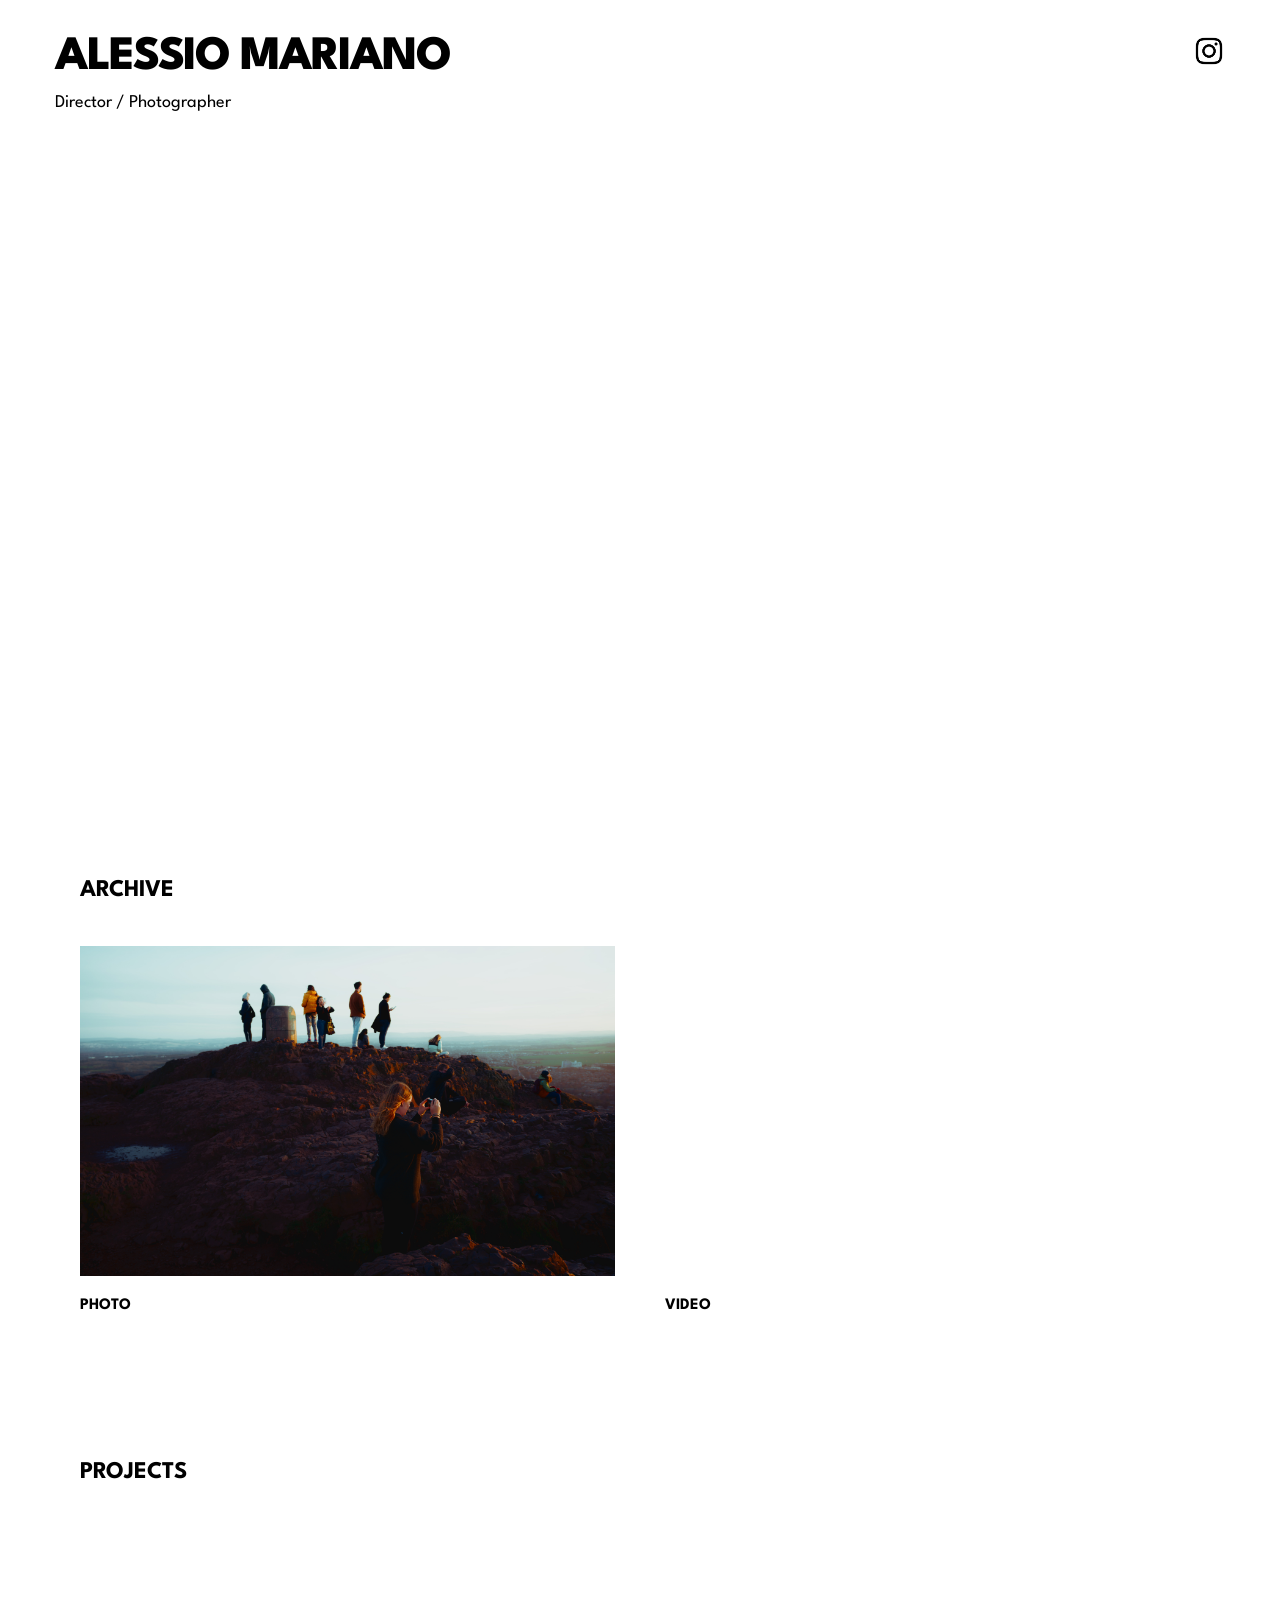
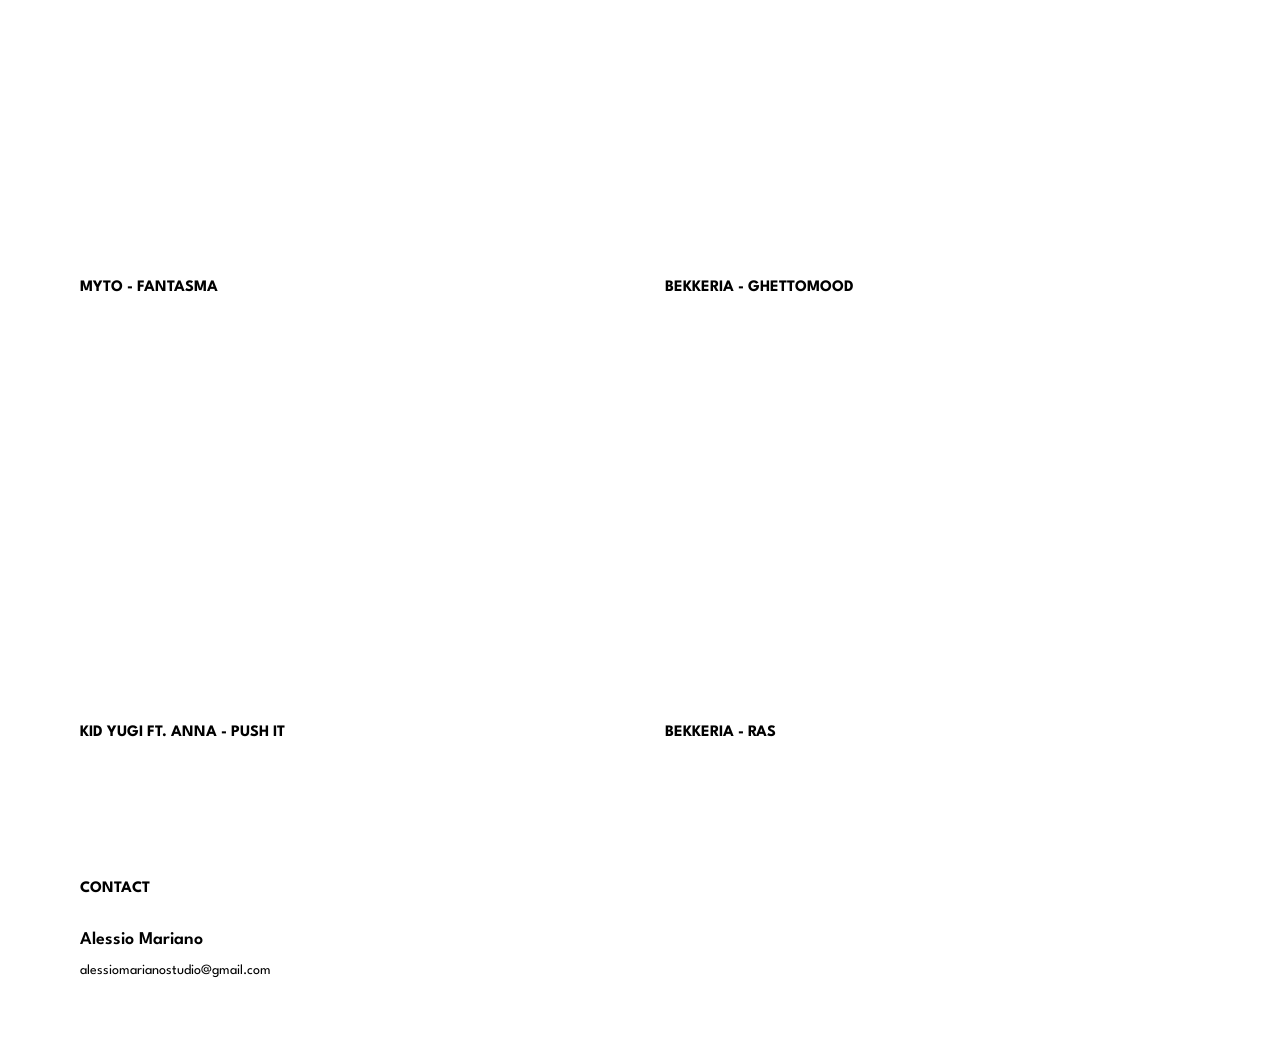
<file: index.html>
<!DOCTYPE html>
<html>

<head>
    <meta charset="UTF-8">
    <meta name="viewport" content="width=device-width, initial-scale=1.0">
    <title>ALESSIO MARIANO</title>
    <link rel="stylesheet" href="style.css">
</head>


<body>


<header>

    <div>
        <h1>ALESSIO MARIANO</h1>
        <p>Director / Photographer</p>
    </div>


    <a href="https://www.instagram.com/marianomarianoy3p" target="_blank">
        <img src="assets/instagram-icon.png">
    </a>


</header>




<section class="hero">

    <video autoplay muted loop playsinline>
        <source src="https://res.cloudinary.com/o40vc5qd/video/upload/v1790972547/video3-web.mp4" type="video/mp4">
    </video>

</section>
<section class="archive">

    <h2>
        ARCHIVE
    </h2>


    <div class="archive-grid">


        <a class="archive-item" href="archive/photo.html">

            <div class="archive-image">

                <img src="assets/archive/photo-cover.jpg">

            </div>


            <div class="title">
                PHOTO
            </div>

        </a>



        <a class="archive-item" href="archive/video.html">

            <div class="archive-image">

                <video autoplay muted loop playsinline>

                    <source src="https://res.cloudinary.com/o40vc5qd/video/upload/q_auto:good/f_mp4/br_1200k/w_720/video5.mp4" type="video/mp4">

                </video>

            </div>


            <div class="title">
                VIDEO
            </div>

        </a>


    </div>

</section>

<section class="projects">


    <h2>PROJECTS</h2>



    <div class="grid">



        <!-- FANTASMA -->

        <a class="project" href="projects/fantasma.html">


            <div class="cover">

                <video autoplay muted loop playsinline>

                    <source src="https://res.cloudinary.com/o40vc5qd/video/upload/q_auto/f_auto/br_1800k/w_720/fantasma03.mov" type="video/mp4">

                </video>

            </div>


            <div class="title">
    MYTO - FANTASMA
</div>


        </a>





     <!-- GHETTOMOOD -->

<a class="project" href="projects/ghettomood.html">

    <div class="cover">

        <video autoplay muted loop playsinline>

            <source src="https://res.cloudinary.com/o40vc5qd/video/upload/q_auto/f_auto/br_1800k/w_720/ghettomood05.mp4" type="video/mp4">

        </video>

    </div>


    <div class="title">
        BEKKERIA - GHETTOMOOD
    </div>

</a>


</a>





<!-- KID YUGI FT. ANNA - PUSH IT -->

<a class="project" href="projects/kid-yugi-push-it.html">

    <div class="cover">

        <video autoplay muted loop playsinline>

           <source src="https://res.cloudinary.com/o40vc5qd/video/upload/q_auto/f_auto/br_1800k/w_720/post4-web.mp4" type="video/mp4">

        </video>

    </div>

    <div class="title">
        KID YUGI FT. ANNA - PUSH IT
    </div>

</a>



        <!-- RAS -->


<!-- RAS -->


<a class="project" href="projects/ras.html">


    <div class="cover">

        <video autoplay muted loop playsinline>

            <source src="https://res.cloudinary.com/o40vc5qd/video/upload/q_auto/f_auto/br_1800k/w_720/mio12.mp4" type="video/mp4">

        </video>

    </div>


   <div class="title">
    BEKKERIA - RAS
</div>


</a>



    </div>


</section>

<section class="contact">


    <h2>
        CONTACT
    </h2>



    <div class="contact-info">


        <h3>
            Alessio Mariano
        </h3>


       


        <a href="mailto:alessiomarianostudio@gmail.com">
            alessiomarianostudio@gmail.com
        </a>


    </div>


</section>
</body>

</html>
</file>
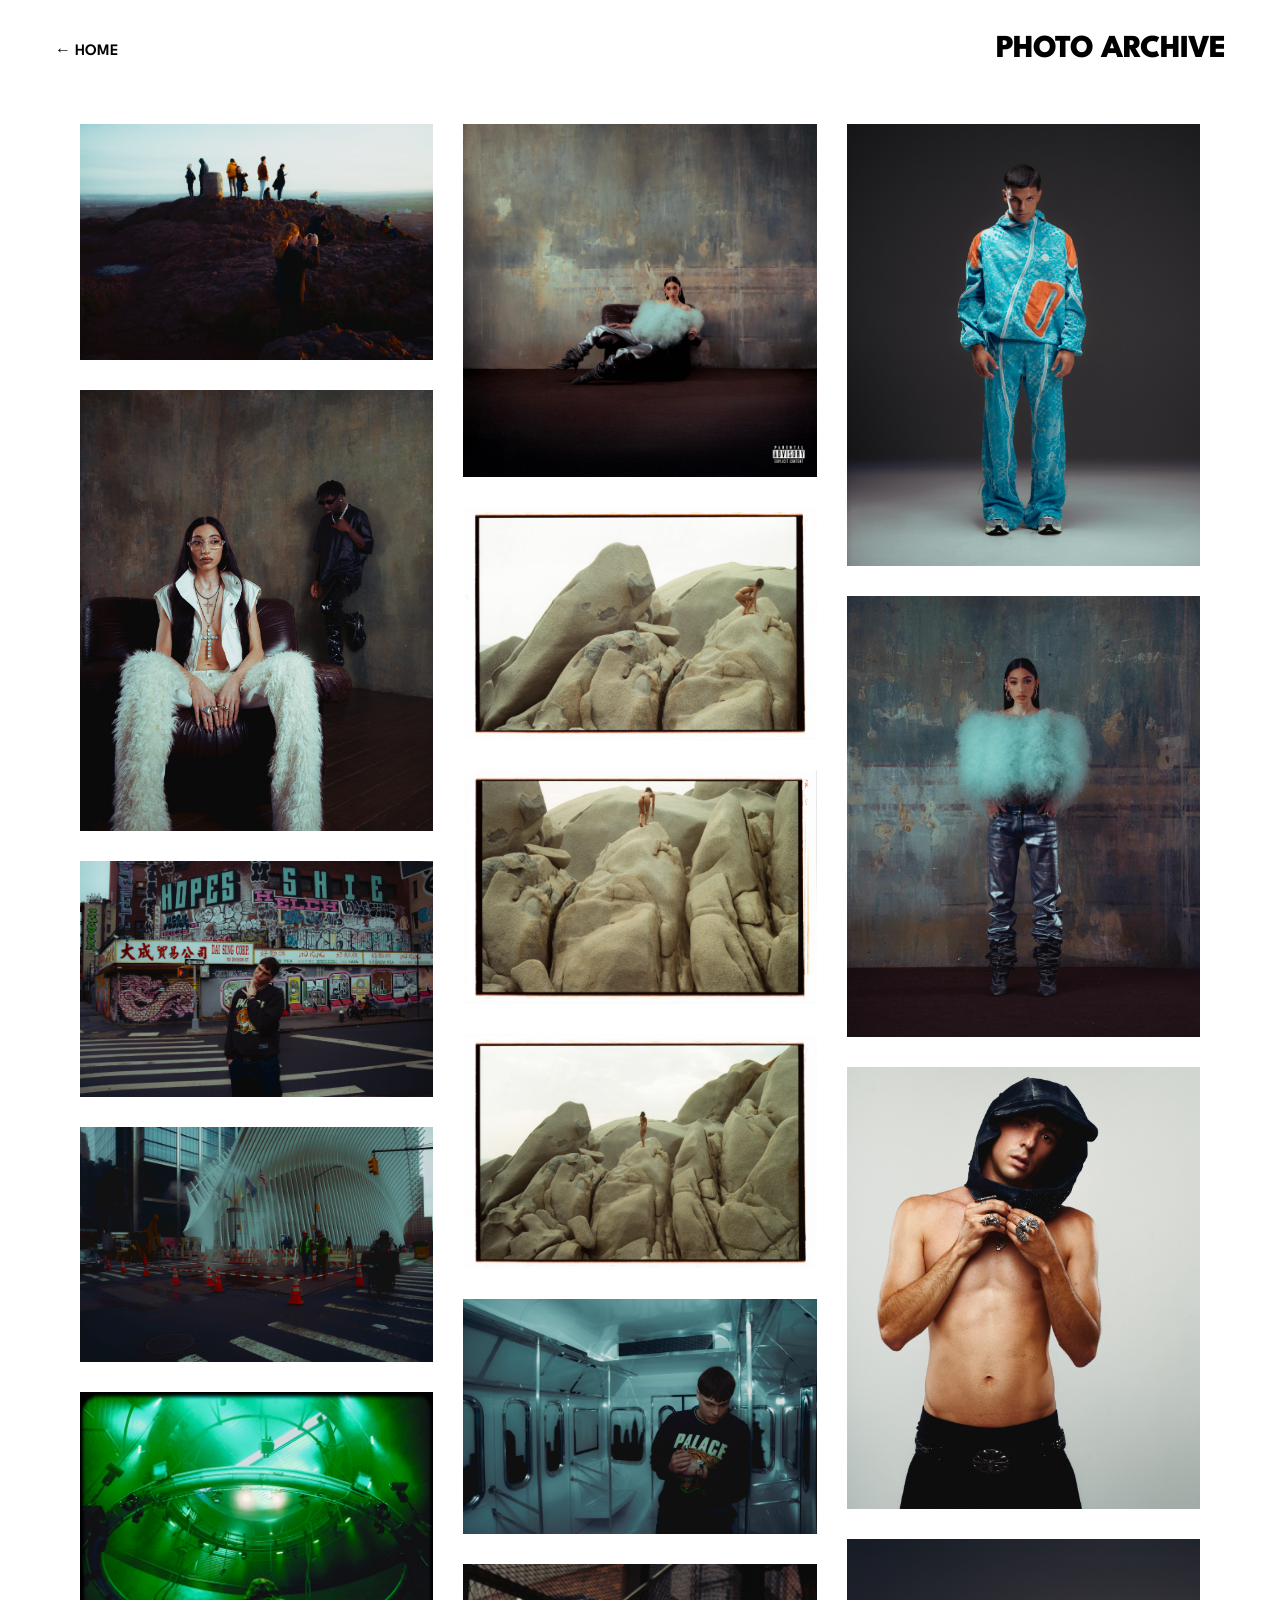
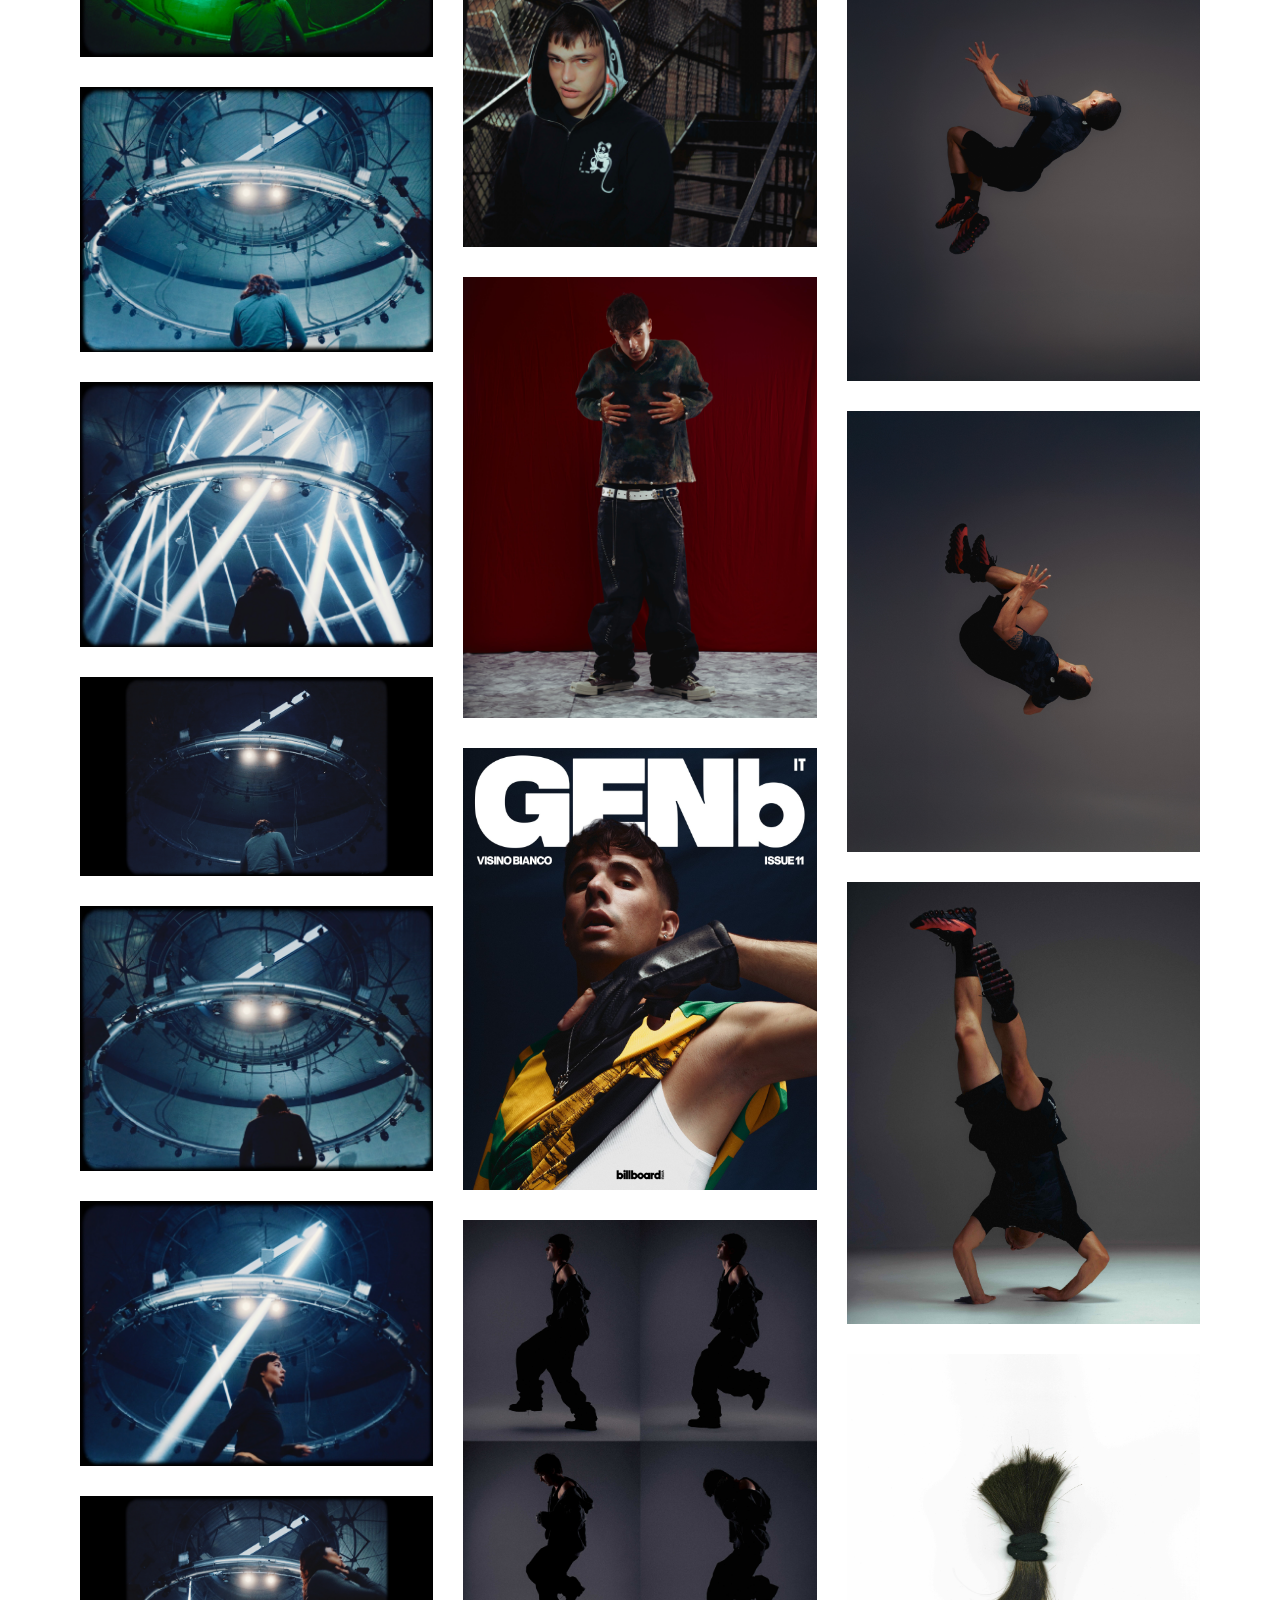
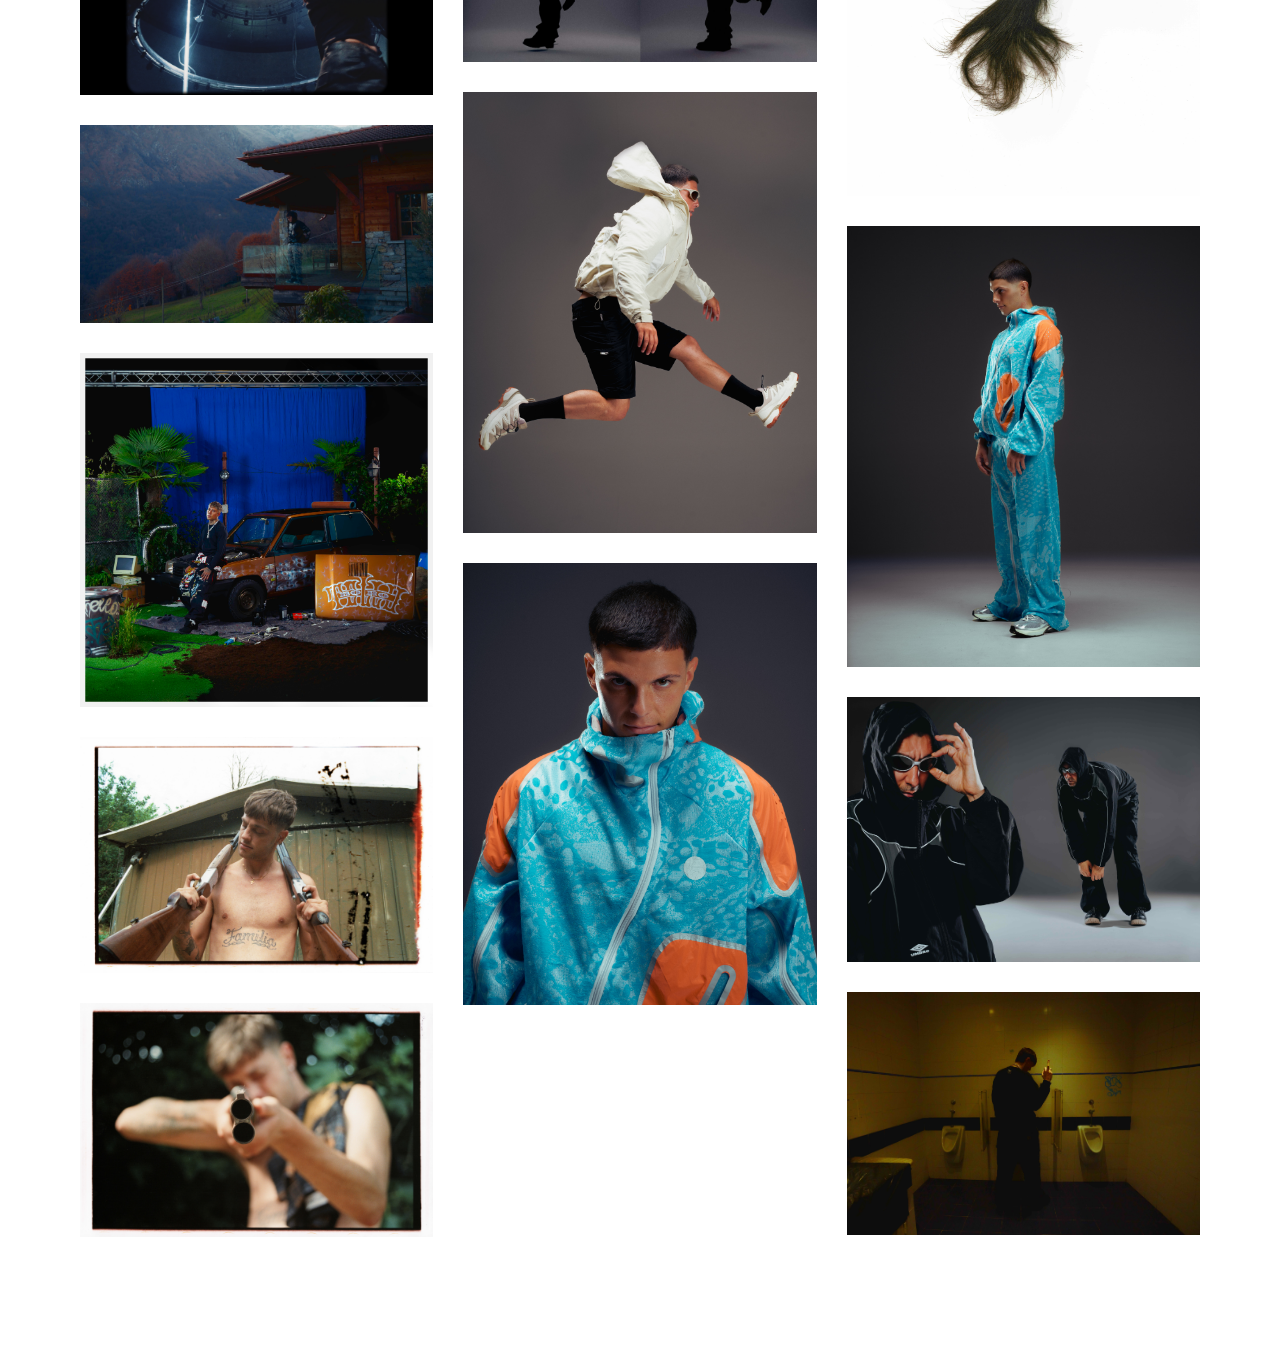
<file: archive/photo.html>
<!DOCTYPE html>
<html lang="en">

<head>

<meta charset="UTF-8">
<meta name="viewport" content="width=device-width, initial-scale=1.0">

<title>PHOTO ARCHIVE</title>

<link rel="stylesheet" href="../style.css?v=2">

</head>


<body class="project-page archive-page">


<header class="project-header">

    <a href="../index.html" class="home">
        ← HOME
    </a>


    <h1>
        PHOTO ARCHIVE
    </h1>


</header>



<main class="photo-archive">


   <div class="photo-grid">
<img src="../assets/archive/photo/photo01.jpg"
     class="archive-photo"
     style="display:block !important; width:500px !important; height:auto !important;">
<img src="../assets/archive/photo/photo02.jpg" class="archive-photo">
<img src="../assets/archive/photo/photo03.jpg" class="archive-photo">
<img src="../assets/archive/photo/photo04.jpg" class="archive-photo">
<img src="../assets/archive/photo/photo05.jpg" class="archive-photo">
<img src="../assets/archive/photo/photo06.jpg" class="archive-photo">
<img src="../assets/archive/photo/photo07.jpg" class="archive-photo">
<img src="../assets/archive/photo/photo08.jpg" class="archive-photo">
<img src="../assets/archive/photo/photo09.jpg" class="archive-photo">
<img src="../assets/archive/photo/photo10.jpg" class="archive-photo">

<img src="../assets/archive/photo/photo11.jpg" class="archive-photo">
<img src="../assets/archive/photo/photo12.jpg" class="archive-photo">
<img src="../assets/archive/photo/photo13.jpg" class="archive-photo">
<img src="../assets/archive/photo/photo14.jpg" class="archive-photo">
<img src="../assets/archive/photo/photo15.jpg" class="archive-photo">
<img src="../assets/archive/photo/photo16.jpg" class="archive-photo">
<img src="../assets/archive/photo/photo17.jpg" class="archive-photo">
<img src="../assets/archive/photo/photo18.jpg" class="archive-photo">
<img src="../assets/archive/photo/photo19.jpg" class="archive-photo">
<img src="../assets/archive/photo/photo20.jpg" class="archive-photo">

<img src="../assets/archive/photo/photo21.jpg" class="archive-photo">
<img src="../assets/archive/photo/photo22.jpg" class="archive-photo">
<img src="../assets/archive/photo/photo23.jpg" class="archive-photo">
<img src="../assets/archive/photo/photo24.jpg" class="archive-photo">
<img src="../assets/archive/photo/photo25.jpg" class="archive-photo">
<img src="../assets/archive/photo/photo26.jpg" class="archive-photo">
<img src="../assets/archive/photo/photo27.jpg" class="archive-photo">
<img src="../assets/archive/photo/photo28.jpg" class="archive-photo">
<img src="../assets/archive/photo/photo29.jpg" class="archive-photo">
<img src="../assets/archive/photo/photo30.jpg" class="archive-photo">

<img src="../assets/archive/photo/photo31.jpg" class="archive-photo">
<img src="../assets/archive/photo/photo32.jpg" class="archive-photo">
<img src="../assets/archive/photo/photo33.jpg" class="archive-photo">
<img src="../assets/archive/photo/photo35.jpg" class="archive-photo">
<img src="../assets/archive/photo/photo36.jpg" class="archive-photo">
<img src="../assets/archive/photo/photo37.jpg" class="archive-photo">
</div>


</main>


<div id="lightbox">

    <button id="close">×</button>

    <button id="prevPhoto">←</button>

    <img id="lightboxImage">

    <button id="nextPhoto">→</button>

</div>


<script src="../js/archive.js"></script>
</body>

</html>
</file>
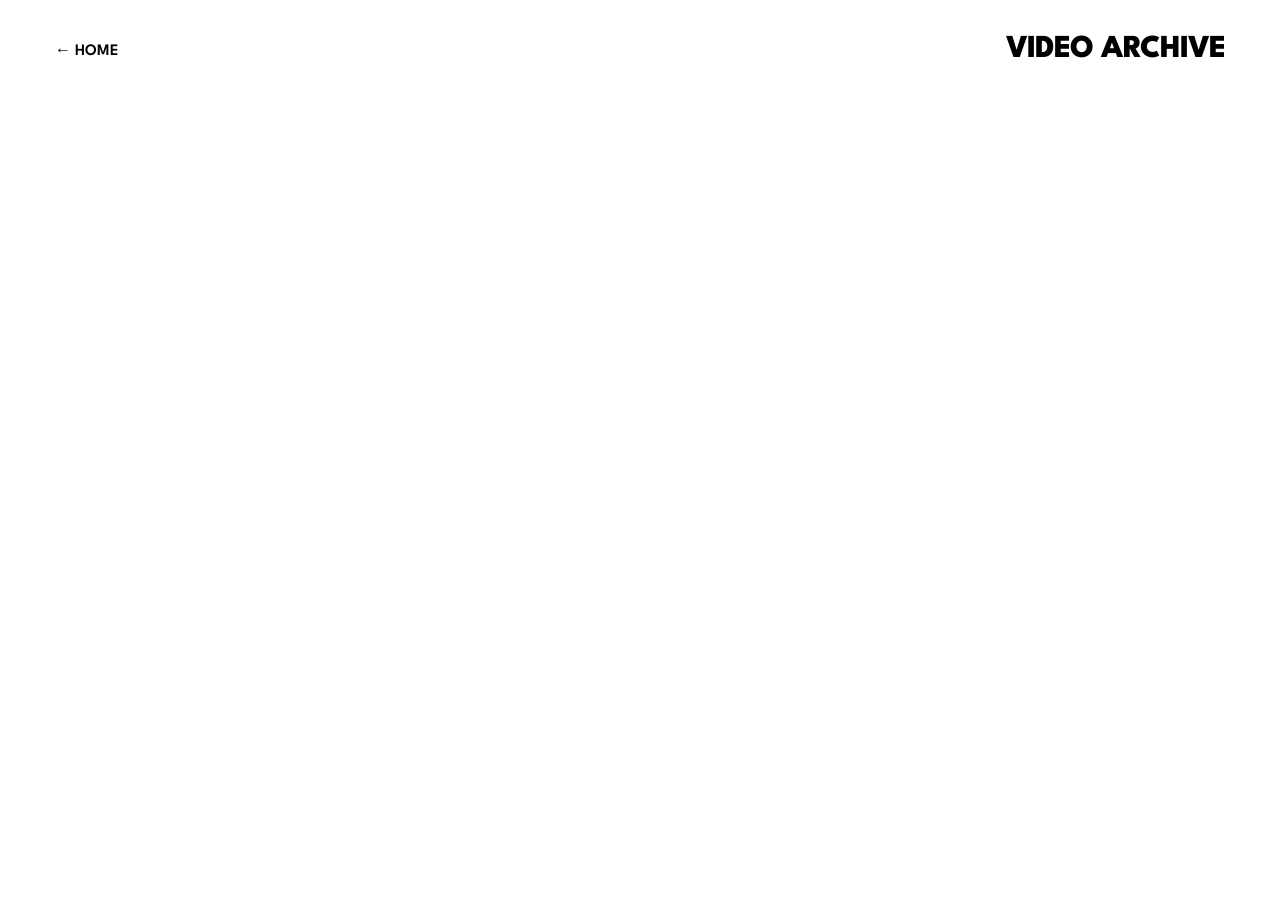
<file: archive/video.html>
<!DOCTYPE html>
<html lang="en">

<head>

<meta charset="UTF-8">
<meta name="viewport" content="width=device-width, initial-scale=1.0">

<title>VIDEO ARCHIVE</title>

<link rel="stylesheet" href="../style.css">

</head>


<body class="project-page archive-page">


<header class="project-header">

<a href="../index.html" class="home">
← HOME
</a>

<h1>
VIDEO ARCHIVE
</h1>

</header>



<div class="video-grid">


    <div class="archive-video">

        <video muted autoplay loop playsinline preload="auto">
    <source src="https://res.cloudinary.com/o40vc5qd/video/upload/q_auto:good/f_mp4/br_2500k/w_960/video1.mp4" type="video/mp4">
</video>

        <div class="video-title">
            VIVETTA X TEENIE WEENIE
        </div>

    </div>



    <div class="archive-video">

        <video muted autoplay loop playsinline preload="auto">
    <source src="https://res.cloudinary.com/o40vc5qd/video/upload/q_auto:good/f_mp4/br_2500k/w_960/video2.mp4" type="video/mp4">
</video>

        <div class="video-title">
            M T O F AW24
        </div>

    </div>



    <div class="archive-video">

        <video muted autoplay loop playsinline preload="auto">
    <source src="https://res.cloudinary.com/o40vc5qd/video/upload/q_auto:good/f_mp4/br_2500k/w_960/video3.mp4" type="video/mp4">
</video>

        <div class="video-title">
            PERSONAL 01
        </div>

    </div>



    <div class="archive-video">

        <video muted autoplay loop playsinline preload="auto">
    <source src="https://res.cloudinary.com/o40vc5qd/video/upload/q_auto:good/f_mp4/br_2500k/w_960/video4.mp4" type="video/mp4">
</video>

        <div class="video-title">
            PERSONAL 02
        </div>

    </div>



    <div class="archive-video">

        <video muted autoplay loop playsinline preload="auto">
    <source src="https://res.cloudinary.com/o40vc5qd/video/upload/q_auto:good/f_mp4/br_2500k/w_960/video5.mp4" type="video/mp4">
</video>

        <div class="video-title">
            DIESEL KID FW24
        </div>

    </div>


</div> <!-- chiusura corretta video-grid -->

</main>

<!-- LIGHTBOX VIDEO -->


<div id="videoLightbox">

    <button id="archiveBack">
        ← HOME
    </button>

    <button id="closeVideo">
        ×
    </button>

    <button id="prevVideo">
        ←
    </button>

    <video
        id="lightboxVideo"
        autoplay
        playsinline>
    </video>

    <button id="nextVideo">
        →
    </button>
</div>



<script src="../js/video-archive.js"></script>


</body>

</html>
</file>
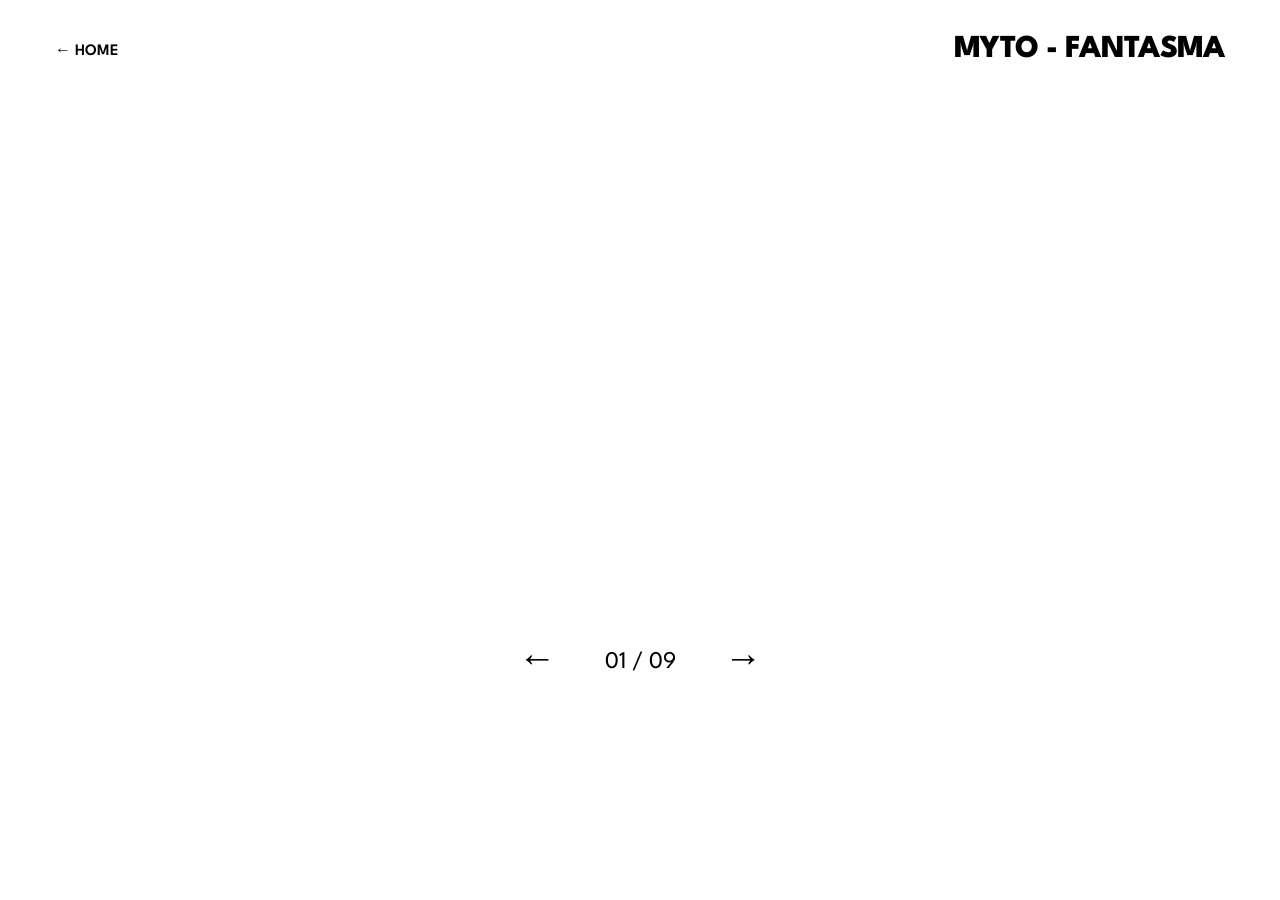
<file: projects/fantasma.html>
<!DOCTYPE html>
<html lang="en">

<head>

<meta charset="UTF-8">
<meta name="viewport" content="width=device-width, initial-scale=1.0">

<title>MYTO - FANTASMA</title>

<link rel="stylesheet" href="../style.css?v=3">

</head>

<body class="project-page project-viewer-page">

<header class="project-header">

    <a href="../index.html" class="home">
        ← HOME
    </a>

    <h1>
        MYTO - FANTASMA
    </h1>

</header>

<main class="viewer">

    <video
        id="projectVideo"
        autoplay
        muted
        loop
        playsinline>
    </video>

    <div class="navigation">

        <button id="prev">
            ←
        </button>

        <span id="counter">
            01 / 09
        </span>

        <button id="next">
            →
        </button>

    </div>

</main>

<script src="../data/fantasma.js"></script>
<script src="../js/script.js"></script>

</body>

</html>
</file>
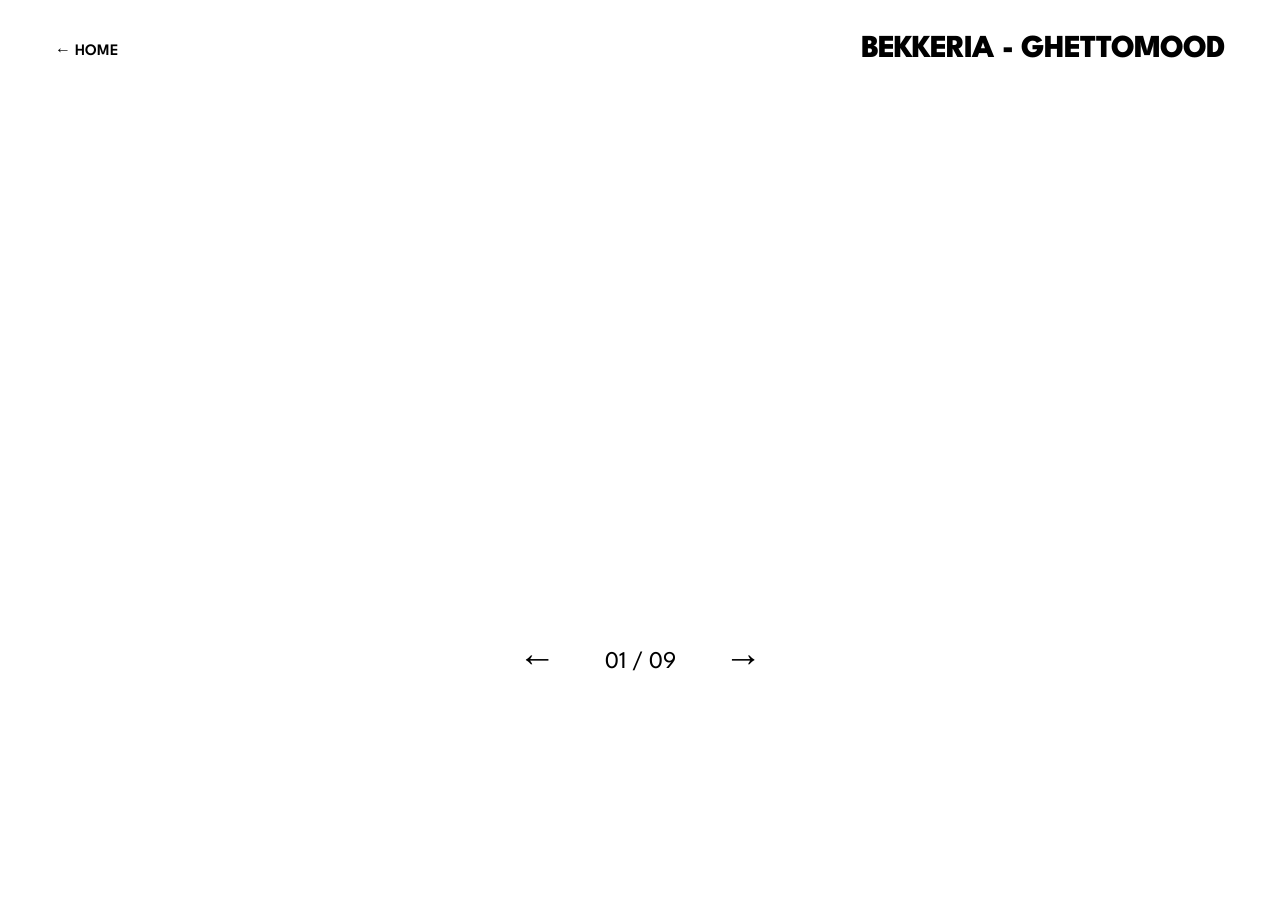
<file: projects/ghettomood.html>
<!DOCTYPE html>
<html lang="en">

<head>

<meta charset="UTF-8">
<meta name="viewport" content="width=device-width, initial-scale=1.0">

<title>BEKKERIA - GHETTOMOOD</title>

<link rel="stylesheet" href="../style.css?v=3">

</head>

<body class="project-page project-viewer-page">

<header class="project-header">

    <a href="../index.html" class="home">
        ← HOME
    </a>

    <h1>
        BEKKERIA - GHETTOMOOD
    </h1>

</header>

<main class="viewer">

    <video
        id="projectVideo"
        autoplay
        muted
        loop
        playsinline>
    </video>

    <div class="navigation">

        <button id="prev">
            ←
        </button>

        <span id="counter">
            01 / 13
        </span>

        <button id="next">
            →
        </button>

    </div>

</main>

<script src="../data/ghettomood.js"></script>
<script src="../js/script.js"></script>

</body>

</html>
</file>
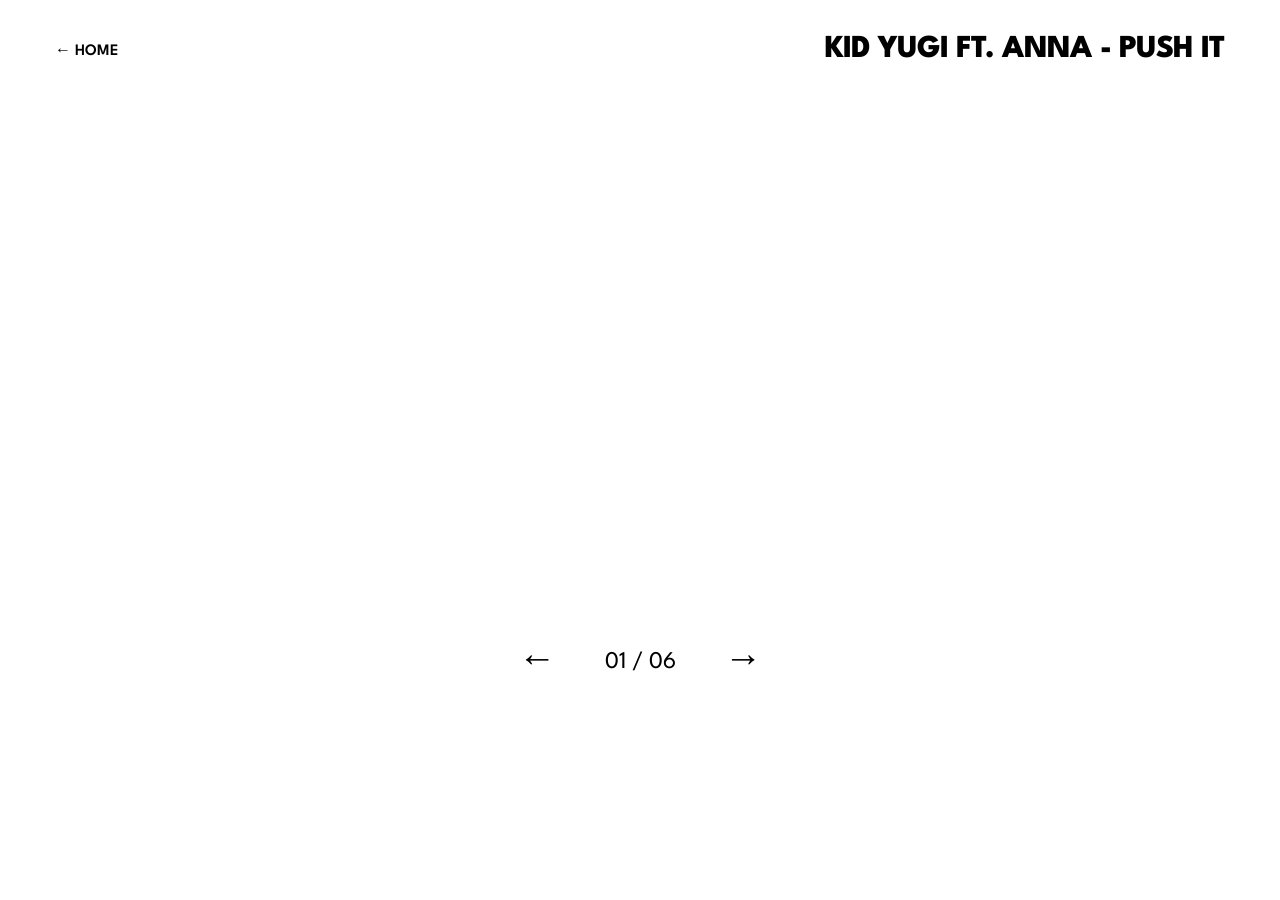
<file: projects/kid-yugi-push-it.html>
<!DOCTYPE html>
<html lang="en">

<head>

<meta charset="UTF-8">
<meta name="viewport" content="width=device-width, initial-scale=1.0">

<title>KID YUGI FT. ANNA - PUSH IT</title>

<link rel="stylesheet" href="../style.css?v=3">

</head>

<body class="project-page project-viewer-page">

<header class="project-header">

    <a href="../index.html" class="home">
        ← HOME
    </a>

    <h1 class="long-title">
        KID YUGI FT. ANNA - PUSH IT
    </h1>

</header>

<main class="viewer">

    <video
        id="projectVideo"
        autoplay
        muted
        playsinline>
    </video>

    <div class="navigation">

        <button id="prev">
            ←
        </button>

        <span id="counter">
            01 / 06
        </span>

        <button id="next">
            →
        </button>

    </div>

</main>

<script src="../data/kid-yugi-push-it.js"></script>
<script src="../js/script.js"></script>

</body>

</html>
</file>
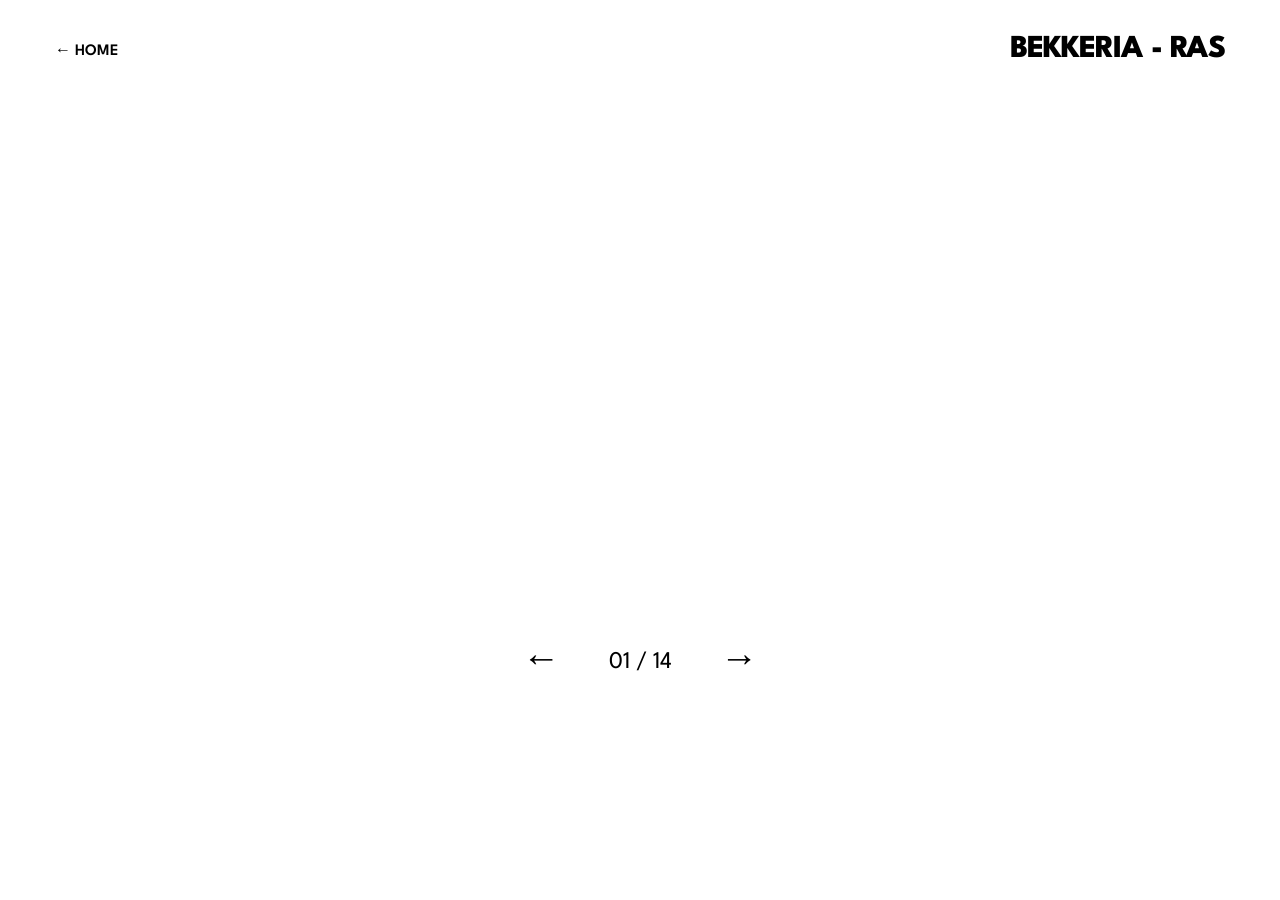
<file: projects/ras.html>
<!DOCTYPE html>
<html lang="en">

<head>

<meta charset="UTF-8">
<meta name="viewport" content="width=device-width, initial-scale=1.0">

<title>BEKKERIA - RAS</title>

<link rel="stylesheet" href="../style.css?v=3">

</head>


<body class="project-page project-viewer-page">


<header class="project-header">

    <a href="../index.html" class="home">
        ← HOME
    </a>


   <h1>
    BEKKERIA - RAS
</h1>

</header>



<main class="viewer">


    <video
    id="projectVideo"
    autoplay
    muted
    playsinline>
    </video>



    <div class="navigation">


        <button id="prev">
            ←
        </button>


        <span id="counter">
            01 / 14
        </span>


        <button id="next">
            →
        </button>


    </div>


</main>



<script src="../data/ras.js"></script>
<script src="../js/script.js"></script>


</body>

</html>
</file>
<file: style.css>
@import url('https://fonts.googleapis.com/css2?family=League+Spartan:wght@300;400;600;700;800&display=swap');


* {
    box-sizing: border-box;
}


body {
    margin: 0;
    background: white;
    color: black;
    font-family: 'League Spartan', Arial, sans-serif;
}



/* ================= HOME HEADER ================= */


header {

    padding: 35px 55px;

    display: flex;

    justify-content: space-between;

    align-items: flex-start;

}



header h1 {

    font-size: 48px;

    letter-spacing: -2px;

    margin: 0;

    font-weight: 800;

}



header p {

    margin-top: 14px;

    font-size: 18px;

}





header img {

    width: 32px;

    height: 32px;

}





/* ================= HERO ================= */


.hero {

    padding: 25px 80px 110px;

}



.hero video {

    width: 100%;

    height: 560px;

    object-fit: cover;

    display: block;

}





/* ================= PROJECT GRID ================= */


.projects {

    padding: 0 80px 120px;

}



.projects h2 {

    font-size: 24px;

    font-weight: 700;

    margin-bottom: 45px;

}



.grid {

    display: grid;

    grid-template-columns: 1fr 1fr;

    gap: 70px 50px;

}



.project {

    text-decoration: none;

    color: black;

}





.cover {

    height: 330px;

    overflow: hidden;

    position: relative;

}



.cover video {

    width: 100%;

    height: 100%;

    object-fit: cover;

    transition: transform 0.8s ease;

}



.project:hover .cover video {

    transform: scale(1.04);

    filter: brightness(0.65);

}
.project:hover .title {

    background:black;

    color:white;

    padding-left:12px;

}





.cover::after {

    content:"";

    position:absolute;

    inset:0;

    background:black;

    opacity:0;

    transition:opacity 0.4s ease;

}



.project:hover .cover::after {

    opacity:0.15;

}





.title {

    margin-top:14px;

    font-size:16px;

    font-weight:700;

    padding:8px 0;

    transition: all 0.3s ease;

}





/* ================================================= */
/* ================= PROJECT PAGE ================= */
/* ================================================= */



.project-header {

    padding:35px 55px;

    display:flex;

    justify-content:space-between;

    align-items:center;

}



.project-header h1 {

    font-size:32px;

    letter-spacing:-1px;

    margin:0;

}





.home {
    text-decoration: none;
    color: black;
    font-size: 16px;
    font-weight: 600;
}

.home:visited {
    color: black;
}

.home:hover {
    opacity: 0.5;
}





.viewer {

    width:100%;

    display:flex;

    flex-direction:column;

    align-items:center;

    margin:25px 0 0;

}


.viewer video {

    width:75vw;

    max-width:1200px;

    height:auto;

    max-height:70vh;

    object-fit:contain;

    display:block;

}





/* ================= NAVIGATION ================= */



.navigation {

    display:flex;

    justify-content:center;

    align-items:center;

    gap:35px;

    margin-top:5px;

}



.navigation button {

    border:none;

    background:none;

    font-family:inherit;

    font-size:22px;

    cursor:pointer;

    padding:0;

}



#counter {

    font-size:16px;

    font-weight:600;

}
.nav {

    width:100%;

    display:flex;

    justify-content:center;

    align-items:center;

    gap:35px;

    margin-top:5px;

}


.nav button {

    border:none;

    background:none;

    font-family:inherit;

    font-size:22px;

    cursor:pointer;

    padding:0;

}


.nav span {

    font-size:16px;

    font-weight:600;

}

/* PAGE INTRO */

.project-header,
.viewer,
.nav {
    animation: fadeIn 0.6s ease forwards;
}


@keyframes fadeIn {

    from {
        opacity: 0;
        transform: translateY(10px);
    }

    to {
        opacity: 1;
        transform: translateY(0);
    }

}
.nav button {
    transition: opacity 0.3s ease;
}


.nav button:hover {
    opacity: 0.4;
}

.navigation {
    position: static;
    width: 100%;
    display: flex;
    justify-content: center;
    align-items: center;
    gap: 45px;
    margin-top: 35px;
}


.navigation button {
    position: static;
    background: none;
    border: none;
    font-size: 22px;
    line-height: 1;
    cursor: pointer;
    padding: 0;
}


#counter {
    font-size: 16px;
    font-weight: 500;
}

.project-viewer {
    display: flex;
    flex-direction: column;
    align-items: center;
}
.home,
.home-link {

    text-decoration: none;

    color: black;

    font-size: 16px;

    font-weight: 600;

}


.home:visited,
.home-link:visited {

    color: black;

}


.home:hover,
.home-link:hover {

    opacity: 0.5;

}
/* ================= ARCHIVE ================= */


.archive {

    padding: 0 80px 120px;

}



.archive h2 {

    font-size:24px;

    font-weight:700;

    margin-bottom:45px;

}



.archive-grid {

    display:grid;

    grid-template-columns:1fr 1fr;

    gap:50px;

}



.archive-item {

    text-decoration:none;

    color:black;

}



.archive-cover {

    height:330px;

    overflow:hidden;

}


.archive-cover img,
.archive-cover video {

    width:100%;

    height:100%;

    object-fit:cover;

    display:block;

    transition:transform 0.6s ease;

}



.archive-item:hover .archive-cover img,
.archive-item:hover .archive-cover video {

    transform:scale(1.04);

}



.archive-title {

    margin-top:14px;

    font-size:16px;

    font-weight:700;

}



.archive-item:hover .archive-cover {

    background:white;

    color:black;

    border:1px solid black;

}
/* ================= PHOTO ARCHIVE ================= */


.photo-archive {

    padding: 25px 80px 120px;

}



.photo-grid {
    columns: 3;
    column-gap: 30px;
}

.photo-grid img {
    width: 100%;
    max-width: 100%;
    min-width: 0;
    margin-bottom: 30px;
    display: block;
    break-inside: avoid;
    transition: transform 0.4s ease;
}

.photo-grid img:hover {
    transform: scale(1.02);
}

.archive-photo {
    cursor: pointer;
}

@media (max-width: 768px) {

    .photo-grid {
        columns: 1;
    }

    .photo-grid img {
        width: 100%;
        max-width: 100%;
        min-width: 0;
        margin-bottom: 30px;
    }

}
.photo-grid img:hover {

    transform:scale(1.02);

}
.archive-photo {
    cursor:pointer;
}


/* LIGHTBOX */

#lightbox {

    display:none;

    position:fixed;

    inset:0;

    background:white;

    z-index:999;

    justify-content:center;

    align-items:center;

}


#lightbox img {

    max-width:90vw;

    max-height:90vh;

    object-fit:contain;

}


#lightbox button {

    position:absolute;

    background:none;

    border:none;

    font-size:35px;

    cursor:pointer;

}


#close {

    top:30px;

    right:40px;

}


#prevPhoto {

    left:40px;

}


#nextPhoto {

    right:40px;

}
/* ================= ARCHIVE UPDATE ================= */


.archive {

    padding: 0 80px 120px;

}


.archive-grid {

    display:grid;

    grid-template-columns:1fr 1fr;

    gap:50px;

}


.archive-item {

    text-decoration:none;

    color:black;

}



.archive-image {

    height:330px;

    overflow:hidden;

    position:relative;

}



.archive-image img,
.archive-image video {

    width:100%;

    height:100%;

    object-fit:cover;

    display:block;

    transition:transform 0.8s ease, filter 0.4s ease;

}



.archive-item:hover .archive-image img,
.archive-item:hover .archive-image video {

    transform:scale(1.04);

    filter:brightness(0.65);

}



.archive-item:hover .title {

    background:black;

    color:white;

    padding-left:12px;

}


.archive-item .title {

    margin-top:14px;

    font-size:16px;

    font-weight:700;

    padding:8px 0;

    transition:all 0.3s ease;

}
/* ================= VIDEO ARCHIVE ================= */


.video-grid {

    padding:40px 80px 120px;

    display:grid;

    grid-template-columns:repeat(3, 1fr);

    gap:50px;

    align-items:start;

}



.archive-video {

    width:100%;

    cursor:pointer;

    overflow:hidden;

}



.archive-video video {

    width:100%;

    aspect-ratio:16 / 9;

    height:auto;

    object-fit:cover;

    display:block;

    transition:transform 0.5s ease, filter 0.5s ease;

}



.archive-video:hover video {

    transform:scale(1.04);

    filter:brightness(0.7);

}



.video-title {

    margin-top:14px;

    font-size:16px;

    font-weight:700;

    padding:8px 12px;

    background:black;

    color:white;

    opacity:0;

    transition:opacity 0.25s ease;

}



.archive-video:hover .video-title {

    opacity:1;

}
/* ================= VIDEO LIGHTBOX ================= */


#videoLightbox {

display:none;

position:fixed;

inset:0;

background:white;

z-index:999;

align-items:center;

justify-content:center;

}



#lightboxVideo {

max-width:90vw;

max-height:85vh;

object-fit:contain;

}



#videoLightbox button {

position:absolute;

background:none;

border:none;

font-size:35px;

cursor:pointer;

}



#closeVideo {

top:30px;

right:40px;

}



#prevVideo {

left:40px;

}



#nextVideo {

right:40px;

}
/* ================= CONTACT ================= */


.contact {

    padding:0 80px 80px;

}



.contact h2 {

    font-size:16px;

    font-weight:700;

    margin-bottom:35px;

}



.contact-info {

    display:flex;

    flex-direction:column;

    gap:8px;

}



.contact-info h3 {

    font-size:18px;

    margin:0 0 8px;

    font-weight:600;

}



.contact-info a {

    color:black;

    text-decoration:none;

    font-size:14px;

    font-weight:400;

}



.contact-info a:hover {

    opacity:0.5;

}

/* ================= VIDEO ARCHIVE TITLES ================= */

.archive-video {
    cursor: pointer;
}


.video-title {

    margin-top: 14px;

    font-size: 16px;

    font-weight: 700;

    padding: 8px 12px;

    background: black;

    color: white;

    opacity: 0;

    transition: opacity 0.25s ease;

}


.archive-video:hover .video-title {

    opacity: 1;

}

/* ================================================= */
/* ================= MOBILE ======================== */
/* ================================================= */

@media (max-width: 768px) {


    /* ================= HEADER ================= */

    header {
        padding: 25px 20px;
    }

    header h1 {
        font-size: 32px;
        letter-spacing: -1.5px;
    }

    header p {
        font-size: 15px;
        margin-top: 8px;
    }

    header img {
        width: 26px;
        height: 26px;
    }


    /* ================= HERO ================= */

    .hero {
        padding: 15px 20px 70px;
    }

    .hero video {
        width: 100%;
        height: auto;
        aspect-ratio: 16 / 9;
        object-fit: cover;
    }


    /* ================= PROJECTS ================= */

    .projects {
        padding: 0 20px 80px;
    }

    .projects h2 {
        font-size: 20px;
        margin-bottom: 30px;
    }

    .grid {
        grid-template-columns: 1fr;
        gap: 45px;
    }

    .cover {
        height: auto;
        aspect-ratio: 16 / 9;
    }

    .cover video {
        width: 100%;
        height: 100%;
        object-fit: cover;
    }

    .title {
        font-size: 15px;
        margin-top: 10px;
    }


    /* ================= PROJECT PAGE ================= */

    .project-header {
        padding: 25px 20px;
    }

    .project-header h1 {
        font-size: 24px;
        letter-spacing: -0.5px;
    }
    .project-header h1 {
    font-size: 24px;
    letter-spacing: -0.5px;
    line-height: 1;
    white-space: nowrap;
    overflow: hidden;
    text-overflow: ellipsis;
}

    .home,
    .home-link {
        font-size: 14px;
    }

    .viewer {
        width: 100%;
        padding: 0 20px;
        margin: 20px 0 0;
    }

    .viewer video {
        width: 100%;
        max-width: 100%;
        height: auto;
        max-height: none;
    }

    .navigation {
        gap: 30px;
        margin-top: 25px;
    }

    .navigation button {
        font-size: 20px;
    }

    #counter {
        font-size: 14px;
    }


    /* ================= ARCHIVE ================= */

    .archive {
        padding: 0 20px 80px;
    }

    .archive-grid {
        grid-template-columns: 1fr;
        gap: 40px;
    }

    .archive-cover {
        height: auto;
        aspect-ratio: 16 / 9;
    }

    .archive-image {
        height: auto;
        aspect-ratio: 16 / 9;
    }


    /* ================= PHOTO ARCHIVE ================= */

    .photo-archive {
        padding: 20px 20px 80px;
    }

    .photo-grid {
        columns: 1;
        column-gap: 0;
    }

    .photo-grid img {
        width: 100%;
        margin-bottom: 20px;
    }


    /* ================= PHOTO LIGHTBOX ================= */

  #lightbox img {
    width: auto;
    height: auto;
    max-width: 90vw;
    max-height: 85vh;
    object-fit: contain;
    display: block;
}

    #lightbox button {
        font-size: 28px;
}

    #close {
        top: 20px;
        right: 20px;
    }

    #prevPhoto {
        left: 15px;
    }

    #nextPhoto {
        right: 15px;
    }


    /* ================= VIDEO ARCHIVE ================= */

    .video-grid {
        padding: 25px 20px 80px;
        grid-template-columns: 1fr;
        gap: 40px;
    }

    .archive-video video {
        width: 100%;
        aspect-ratio: 16 / 9;
        height: auto;
        object-fit: cover;
    }

    .video-title {
        font-size: 14px;
        margin-top: 10px;
        padding: 7px 10px;
    }


    /* ================= VIDEO LIGHTBOX ================= */

    #videoLightbox {
        padding: 20px;
    }

    #lightboxVideo {
        max-width: 94vw;
        max-height: 75vh;
        width: 100%;
        height: auto;
        object-fit: contain;
    }

    #videoLightbox button {
        font-size: 28px;
    }

    #closeVideo {
        top: 20px;
        right: 20px;
    }

    #prevVideo {
        left: 10px;
    }

    #nextVideo {
        right: 10px;
    }


    /* ================= CONTACT ================= */

    .contact {
        padding: 0 20px 60px;
    }

    .contact h2 {
        font-size: 15px;
        margin-bottom: 25px;
    }

    .contact-info h3 {
        font-size: 17px;
    }

    .contact-info a {
        font-size: 13px;
    }

}
/* =========================================
   MOBILE / ARCHIVE IMPROVEMENTS
   ========================================= */


/* VIDEO HOMEPAGE — nessuna interazione sul video */

.project video {
    pointer-events: none;
}


/* ARCHIVE HEADER — rimane visibile durante lo scroll */

.project-header {
    position: sticky;
    top: 0;
    z-index: 1000;
    background: white;
}


/* FRECCE ARCHIVE — sempre nere */

#prevPhoto,
#nextPhoto,
#prevVideo,
#nextVideo {
    color: #000;
    background: transparent;
    border: none;
}


/* MOBILE */

@media (max-width: 768px) {

    .project-header {
        position: sticky;
        top: 0;
        z-index: 1000;
        background: white;
        padding: 25px 40px;
    }

    #prevPhoto,
    #nextPhoto,
    #prevVideo,
    #nextVideo {
        color: #000;
        background: transparent;
        border: none;
    }

}
/* =========================================
   VIDEO PREVIEW — NO CONTROLS
   ========================================= */

/* Hero homepage */
.hero video {
    pointer-events: none;
}

/* Video dei Projects */
.project video {
    pointer-events: none;
}

/* Preview Video Archive */
.archive-video video {
    pointer-events: none;
}
@media (max-width: 768px) {

    header > a {
        display: block;
        width: 28px;
        height: 28px;
        flex-shrink: 0;
    }

    header > a img {
        display: block;
        width: 100%;
        height: 100%;
        object-fit: contain;
    }

}
@media (max-width: 768px) {

    .navigation button {
        color: #000 !important;
        background: transparent !important;
        border: none !important;
        outline: none !important;
    }

}
@media (max-width: 768px) {

    .navigation,
    .navigation button,
    .navigation button:visited,
    .navigation button:hover,
    .navigation button:active,
    .navigation button:focus {
        color: #000 !important;
    }

    .navigation button {
        -webkit-appearance: none;
        appearance: none;
        background: transparent !important;
        border: none !important;
        outline: none !important;
        box-shadow: none !important;
    }

}
@media (max-width: 768px) {

    .project-header h1.long-title {
        font-size: 20px;
        letter-spacing: -0.5px;
        white-space: nowrap;
    }

}
/* =========================================
   PROJECT PAGES — NAVIGATION UNIFORM
   ========================================= */

.project-page .navigation {
    display: flex !important;
    align-items: center !important;
    justify-content: center !important;
    gap: 45px !important;
    margin-top: 35px !important;
    width: 100% !important;
}


/* FRECCE */

.project-page .navigation button {
    color: #000 !important;
    background: transparent !important;
    border: none !important;
    outline: none !important;
    box-shadow: none !important;

    font-family: inherit !important;
    font-size: 38px !important;
    font-weight: 400 !important;
    line-height: 1 !important;

    padding: 0 !important;
    margin: 0 !important;

    width: 45px !important;
    height: 45px !important;

    cursor: pointer !important;

    -webkit-appearance: none !important;
    appearance: none !important;
}


/* NUMERO 01 / 09 */

.project-page .navigation #counter {
    color: #000 !important;

    font-family: inherit !important;
    font-size: 24px !important;
    font-weight: 400 !important;
    line-height: 1 !important;

    padding: 0 !important;
    margin: 0 !important;

    white-space: nowrap !important;
}


/* MOBILE */

@media (max-width: 768px) {

    .project-page .navigation {
        gap: 40px !important;
        margin-top: 30px !important;
    }

    .project-page .navigation button {
        color: #000 !important;

        font-size: 32px !important;
        line-height: 1 !important;

        width: 40px !important;
        height: 40px !important;

        padding: 0 !important;
        margin: 0 !important;
    }

    .project-page .navigation #counter {
        color: #000 !important;

        font-size: 22px !important;
        line-height: 1 !important;
    }

}
/* =========================================
   PROJECT PAGES — NAVIGATION UNIFORM
   ========================================= */

.project-page .nav,
.project-page .navigation {
    display: flex !important;
    align-items: center !important;
    justify-content: center !important;
    gap: 45px !important;
    margin-top: 35px !important;
    width: 100% !important;
}


/* FRECCE */

.project-page .nav button,
.project-page .navigation button {
    color: #000 !important;
    background: transparent !important;
    border: none !important;
    outline: none !important;
    box-shadow: none !important;

    font-family: inherit !important;
    font-size: 38px !important;
    font-weight: 400 !important;
    line-height: 1 !important;

    padding: 0 !important;
    margin: 0 !important;

    width: 45px !important;
    height: 45px !important;

    cursor: pointer !important;

    -webkit-appearance: none !important;
    appearance: none !important;
}


/* NUMERO */

.project-page .nav span,
.project-page .navigation #counter {
    color: #000 !important;

    font-family: inherit !important;
    font-size: 24px !important;
    font-weight: 400 !important;
    line-height: 1 !important;

    padding: 0 !important;
    margin: 0 !important;

    white-space: nowrap !important;
}


/* MOBILE */

@media (max-width: 768px) {

    .project-page .nav,
    .project-page .navigation {
        gap: 40px !important;
        margin-top: 30px !important;
    }

    .project-page .nav button,
    .project-page .navigation button {
        font-size: 32px !important;
        line-height: 1 !important;

        width: 40px !important;
        height: 40px !important;

        padding: 0 !important;
        margin: 0 !important;
    }

    .project-page .nav span,
    .project-page .navigation #counter {
        font-size: 22px !important;
        line-height: 1 !important;
    }

}
/* =========================================
   UNIFORMITA' NAVIGAZIONE PROJECTS
   ========================================= */

.nav,
.navigation {
    display: flex !important;
    justify-content: center !important;
    align-items: center !important;
    gap: 45px !important;
    margin-top: 35px !important;
    width: 100% !important;
}


/* FRECCE */

.nav button,
.navigation button {
    font-family: inherit !important;
    font-size: 38px !important;
    font-weight: 400 !important;
    line-height: 1 !important;

    color: #000 !important;
    background: transparent !important;
    border: none !important;
    outline: none !important;
    box-shadow: none !important;

    width: 45px !important;
    height: 45px !important;

    padding: 0 !important;
    margin: 0 !important;

    cursor: pointer !important;
}


/* CONTATORE */

.nav span,
.navigation #counter {
    font-family: inherit !important;
    font-size: 24px !important;
    font-weight: 400 !important;
    line-height: 1 !important;

    color: #000 !important;

    padding: 0 !important;
    margin: 0 !important;

    white-space: nowrap !important;
}


/* MOBILE */

@media (max-width: 768px) {

    .nav,
    .navigation {
        gap: 40px !important;
        margin-top: 30px !important;
    }

    .nav button,
    .navigation button {
        font-size: 32px !important;
        width: 40px !important;
        height: 40px !important;
    }

    .nav span,
    .navigation #counter {
        font-size: 22px !important;
    }

}
#archiveBack {
    position: absolute;
    top: 30px;
    left: 30px;

    background: none;
    border: none;

    color: white;
    font-family: inherit;
    font-size: 16px;
    font-weight: 500;

    cursor: pointer;
    z-index: 1001;
}

#archiveBack:hover {
    opacity: 0.6;
}
/* =========================
   LIGHTBOX - FOTO INTERA
   ========================= */

#lightbox {
    position: fixed !important;
    inset: 0 !important;

    width: 100vw !important;
    height: 100vh !important;

    display: none;
    align-items: center !important;
    justify-content: center !important;

    padding: 50px !important;
    box-sizing: border-box !important;

    overflow: auto !important;
    z-index: 9999 !important;
}

#lightbox img#lightboxImage {
    width: auto !important;
    height: auto !important;

    max-width: calc(100vw - 100px) !important;
    max-height: calc(100vh - 100px) !important;

    min-width: 0 !important;
    min-height: 0 !important;

    object-fit: contain !important;
    object-position: center !important;

    display: block !important;
}
/* =========================
   VIDEO ARCHIVE LIGHTBOX
   ========================= */

#videoLightbox {
    position: fixed !important;
    inset: 0 !important;

    width: 100vw !important;
    height: 100vh !important;

    display: none;
    align-items: center !important;
    justify-content: center !important;

    padding: 40px !important;
    box-sizing: border-box !important;

    overflow: hidden !important;
    z-index: 9999 !important;
}

#lightboxVideo {
    width: auto !important;
    height: auto !important;

    max-width: 92vw !important;
    max-height: 88vh !important;

    object-fit: contain !important;
    display: block !important;
}

#videoLightbox button {
    position: absolute;
    z-index: 10;
    background: none;
    border: none;
    color: inherit;
    cursor: pointer;
}

#archiveBack {
    position: absolute !important;
    top: 20px !important;
    left: 20px !important;

    font-family: inherit !important;
    font-size: inherit !important;
    font-weight: 700 !important;
    line-height: inherit !important;

    padding: 0 !important;
    margin: 0 !important;

    background: none !important;
    border: none !important;

    color: inherit !important;
    cursor: pointer;
}

#closeVideo {
    top: 20px;
    right: 20px;
    font-size: 28px;
}

#prevVideo {
    left: 20px;
    font-size: 28px;
}

#nextVideo {
    right: 20px;
    font-size: 28px;
}
#close,
#closeVideo {
    color: #000 !important;
    -webkit-appearance: none;
    appearance: none;
}
/* =========================================
   PROJECT NAVIGATION — FINAL UNIFORMITY
   ========================================= */

.project-page .nav {
    display: flex !important;
    align-items: center !important;
    justify-content: center !important;
    gap: 45px !important;
    margin-top: 35px !important;
    width: 100% !important;
}

.project-page .nav button {
    font-family: inherit !important;
    font-size: 38px !important;
    font-weight: 400 !important;
    line-height: 1 !important;

    color: #000 !important;
    background: transparent !important;
    border: none !important;

    width: 45px !important;
    height: 45px !important;

    padding: 0 !important;
    margin: 0 !important;
}

.project-page .nav #counter {
    font-family: inherit !important;
    font-size: 24px !important;
    font-weight: 400 !important;
    line-height: 1 !important;

    color: #000 !important;

    padding: 0 !important;
    margin: 0 !important;

    white-space: nowrap !important;
}

@media (max-width: 768px) {

    .project-page .nav {
        gap: 40px !important;
        margin-top: 30px !important;
    }

    .project-page .nav button {
        font-size: 32px !important;
        width: 40px !important;
        height: 40px !important;
    }

    .project-page .nav #counter {
        font-size: 22px !important;
    }

}
@media (max-width: 768px) {

    .video-title {
        display: block !important;
        visibility: visible !important;
        opacity: 1 !important;

        font-size: 16px !important;
        line-height: 1.2 !important;

        margin-top: 10px !important;
    }

}
/* =========================================
   MOBILE HOMEPAGE — VERTICAL LAYOUT
   ========================================= */

@media (max-width: 768px) {

    /* ARCHIVE — PHOTO E VIDEO UNO SOTTO L'ALTRO */

    .archive-grid {
        display: flex !important;
        flex-direction: column !important;
        gap: 45px !important;
    }

    .archive-item {
        width: 100% !important;
    }

    .archive-image {
        width: 100% !important;
        height: auto !important;
        aspect-ratio: 16 / 9 !important;
    }

    .archive-image img,
    .archive-image video {
        width: 100% !important;
        height: 100% !important;
        object-fit: cover !important;
    }


    /* PROJECTS — UN PROGETTO PER VOLTA */

    .grid {
        display: flex !important;
        flex-direction: column !important;
        gap: 45px !important;
    }

    .project {
        width: 100% !important;
    }

    .cover {
        width: 100% !important;
        height: auto !important;
        aspect-ratio: 16 / 9 !important;
    }

    .cover video {
        width: 100% !important;
        height: 100% !important;
        object-fit: cover !important;
    }


    /* TITOLI */

    .archive-item .title,
    .title {
        font-size: 15px !important;
        margin-top: 10px !important;
    }


    /* SPAZIATURA ARCHIVE */

    .archive {
        padding-left: 20px !important;
        padding-right: 20px !important;
    }


    /* SPAZIATURA PROJECTS */

    .projects {
        padding-left: 20px !important;
        padding-right: 20px !important;
    }

}
@media (max-width: 768px) {

    /* ===============================
       PROJECT PAGE — MOBILE VIEWER
       =============================== */

    .project-page .project-header {
        padding: 18px 20px 22px !important;
        position: relative !important;
    }

    .project-page .project-header h1 {
        font-size: 21px !important;
        line-height: 1 !important;
        letter-spacing: -0.7px !important;
        white-space: nowrap !important;
    }

    .project-page .project-header .home,
    .project-page .project-header a {
        font-size: 16px !important;
        line-height: 1 !important;
    }


    /* VIDEO — ELEMENTO PRINCIPALE */

    .project-page .viewer {
        width: 100% !important;
        margin: 0 !important;
        padding: 0 3vw !important;
    }

    .project-page .viewer video,
    .project-page #projectVideo {
        display: block !important;
        width: 94vw !important;
        max-width: 94vw !important;
        height: auto !important;
        max-height: 72vh !important;
        object-fit: contain !important;
        margin: 0 auto !important;
    }


    /* NAVIGAZIONE */

    .project-page .nav,
    .project-page .navigation {
        display: flex !important;
        align-items: center !important;
        justify-content: center !important;

        gap: 42px !important;

        width: 100% !important;
        margin: 22px 0 0 !important;
        padding: 0 !important;
    }


    /* FRECCE */

    .project-page .nav button,
    .project-page .navigation button {
        width: auto !important;
        height: auto !important;

        padding: 0 !important;
        margin: 0 !important;

        font-size: 30px !important;
        line-height: 1 !important;
        font-weight: 400 !important;

        color: #000 !important;
        background: transparent !important;
        border: none !important;
    }


    /* CONTATORE */

    .project-page .nav #counter,
    .project-page .navigation #counter {
        font-size: 20px !important;
        line-height: 1 !important;
        font-weight: 400 !important;

        color: #000 !important;

        padding: 0 !important;
        margin: 0 !important;
    }

}
/* =========================================
   PROJECT PAGES — MOBILE FINAL
   ========================================= */

@media (max-width: 768px) {

    /* HEADER */

    .project-page .project-header {
        position: relative !important;
        top: auto !important;

        display: flex !important;
        align-items: center !important;

        padding: 22px 20px 25px !important;

        background: #fff !important;
    }


    /* HOME */

    .project-page .project-header .home {
        font-size: 16px !important;
        line-height: 1 !important;

        white-space: nowrap !important;

        margin: 0 !important;
    }


    /* TITOLO */

    .project-page .project-header h1 {
        font-size: 21px !important;
        line-height: 1 !important;

        letter-spacing: -0.7px !important;

        white-space: nowrap !important;

        margin: 0 !important;
    }


    /* =========================================
       VIDEO — ELEMENTO PRINCIPALE
       ========================================= */

    .project-page .viewer {
        width: 100% !important;

        margin: 0 !important;
        padding: 0 3vw !important;

        display: flex !important;
        flex-direction: column !important;
        align-items: center !important;
    }


    .project-page #projectVideo {
        display: block !important;

        width: 94vw !important;
        max-width: 94vw !important;

        height: auto !important;
        max-height: 72vh !important;

        object-fit: contain !important;

        margin: 0 auto !important;
    }


    /* =========================================
       NAVIGAZIONE
       ========================================= */

    .project-page .navigation {
        display: flex !important;

        align-items: center !important;
        justify-content: center !important;

        gap: 42px !important;

        width: 100% !important;

        margin: 22px 0 0 !important;
        padding: 0 !important;
    }


    /* FRECCE */

    .project-page .navigation button {
        width: auto !important;
        height: auto !important;

        padding: 0 !important;
        margin: 0 !important;

        font-family: inherit !important;

        font-size: 30px !important;
        font-weight: 400 !important;

        line-height: 1 !important;

        color: #000 !important;

        background: transparent !important;
        border: none !important;
        outline: none !important;
        box-shadow: none !important;
    }


    /* CONTATORE */

    .project-page .navigation #counter {
        font-family: inherit !important;

        font-size: 20px !important;
        font-weight: 400 !important;

        line-height: 1 !important;

        color: #000 !important;

        margin: 0 !important;
        padding: 0 !important;

        white-space: nowrap !important;
    }

}
/* =========================================
   PROJECT VIEWER — MOBILE ONLY
   ========================================= */

@media (max-width: 768px) {

    /* =========================================
       PAGINA PROGETTO
       ========================================= */

    .project-viewer-page {
        width: 100%;
        min-height: 100dvh;

        margin: 0;
        padding: 0;

        overflow: hidden;

        background: #fff;
    }


    /* =========================================
       HEADER
       ========================================= */

    .project-viewer-page .project-header {

        position: absolute !important;

        top: 0 !important;
        left: 0 !important;

        width: 100% !important;

        display: flex !important;

        align-items: flex-start !important;
        justify-content: space-between !important;

        box-sizing: border-box !important;

        padding: 24px 20px !important;
        margin: 0 !important;

        background: transparent !important;

        z-index: 10 !important;
    }


    /* HOME */

    .project-viewer-page .project-header .home {

        flex-shrink: 0 !important;

        font-size: 16px !important;
        font-weight: 700 !important;

        line-height: 1.1 !important;

        color: #000 !important;

        text-decoration: none !important;

        margin: 0 !important;
        padding: 0 !important;
    }


    /* =========================================
       TITOLO
       ========================================= */

    .project-viewer-page .project-header h1 {

        max-width: 65vw !important;

        margin: 0 !important;
        padding: 0 !important;

        font-size: 20px !important;
        font-weight: 700 !important;

        line-height: 1 !important;
        letter-spacing: -0.5px !important;

        text-align: right !important;

        white-space: nowrap !important;

        color: #000 !important;
    }


    /* =========================================
       VIEWER
       ========================================= */

    .project-viewer-page .viewer {

        width: 100% !important;

        height: 100dvh !important;
        min-height: 100dvh !important;

        box-sizing: border-box !important;

        margin: 0 !important;

        padding: 95px 0 65px !important;

        display: flex !important;

        flex-direction: column !important;

        align-items: center !important;
        justify-content: center !important;
    }


    /* =========================================
       VIDEO — FOCUS PRINCIPALE
       ========================================= */

    .project-viewer-page #projectVideo {

        display: block !important;

        width: 92vw !important;
        max-width: 92vw !important;

        height: auto !important;

        max-height: 68dvh !important;

        margin: 0 auto !important;

        object-fit: contain !important;

        flex-shrink: 0 !important;

        opacity: 1 !important;
    }


    /* =========================================
       NAVIGAZIONE — KID YUGI
       ========================================= */

    .project-viewer-page .navigation {

        display: flex !important;

        align-items: center !important;
        justify-content: center !important;

        gap: 42px !important;

        width: 100% !important;

        margin: 25px 0 0 !important;
        padding: 0 !important;

        flex-shrink: 0 !important;
    }


    /* =========================================
       NAVIGAZIONE — FANTASMA / GHETTOMOOD / RAS
       ========================================= */

    .project-viewer-page .nav {

        display: flex !important;

        align-items: center !important;
        justify-content: center !important;

        gap: 42px !important;

        width: 100% !important;

        margin: 25px 0 0 !important;
        padding: 0 !important;

        flex-shrink: 0 !important;
    }


    /* =========================================
       FRECCE — IDENTICHE PER TUTTI
       ========================================= */

    .project-viewer-page .navigation button,
    .project-viewer-page .nav button {

        width: 40px !important;
        height: 40px !important;

        display: flex !important;

        align-items: center !important;
        justify-content: center !important;

        padding: 0 !important;
        margin: 0 !important;

        font-family: inherit !important;

        font-size: 32px !important;
        font-weight: 400 !important;

        line-height: 1 !important;

        color: #000 !important;

        background: transparent !important;

        border: none !important;
        outline: none !important;
        box-shadow: none !important;

        -webkit-appearance: none !important;
        appearance: none !important;
    }


    /* =========================================
       CONTATORE — IDENTICO PER TUTTI
       ========================================= */

    .project-viewer-page .navigation #counter,
    .project-viewer-page .nav #counter,
    .project-viewer-page .nav span {

        font-family: inherit !important;

        font-size: 22px !important;
        font-weight: 400 !important;

        line-height: 1 !important;

        color: #000 !important;

        margin: 0 !important;
        padding: 0 !important;

        white-space: nowrap !important;
    }

}
/* =========================================
   ARCHIVE HEADER — MOBILE
   ========================================= */

@media (max-width: 768px) {

    .archive-page .project-header {
        position: sticky !important;
        top: 0 !important;
        z-index: 1000 !important;

        background: #fff !important;

        width: 100% !important;
        box-sizing: border-box !important;
    }

}
</file>
